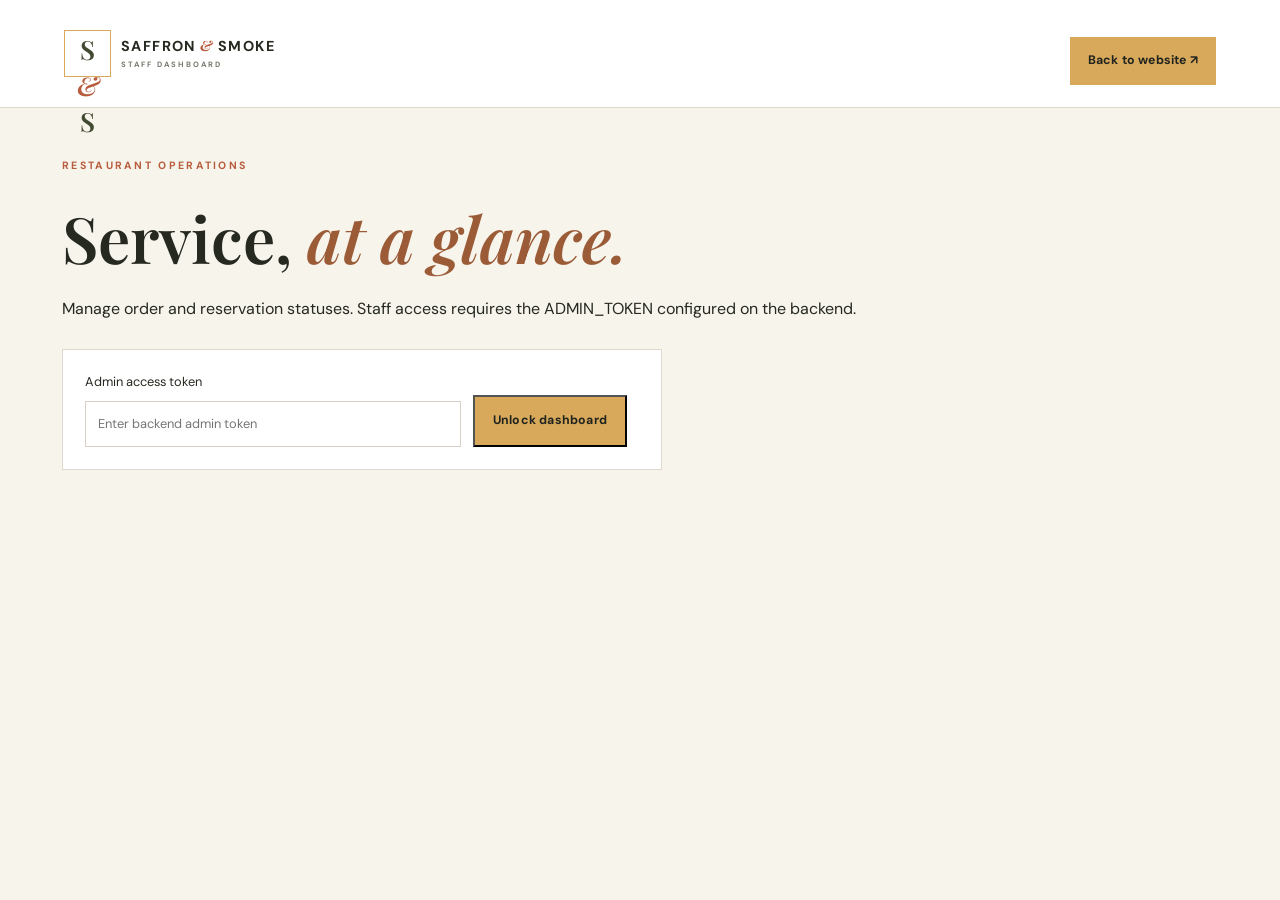
<file: frontend/admin.html>
<!doctype html><html lang="en"><head><meta charset="utf-8"><meta name="viewport" content="width=device-width,initial-scale=1"><title>Staff Dashboard | Saffron & Smoke</title><link rel="stylesheet" href="style.css"><link rel="stylesheet" href="admin.css"><script src="config.js" defer></script><script src="admin.js" defer></script></head><body class="admin-body"><header class="admin-top"><a class="brand" href="index.html"><span class="brand-mark">S<span>&</span>S</span><span class="brand-name">SAFFRON <i>&</i> SMOKE<small>STAFF DASHBOARD</small></span></a><a class="button button-dark" href="index.html">Back to website ↗</a></header><main class="admin-main"><p class="eyebrow dark">RESTAURANT OPERATIONS</p><h1>Service, <em>at a glance.</em></h1><p>Manage order and reservation statuses. Staff access requires the ADMIN_TOKEN configured on the backend.</p><section class="admin-login"><label>Admin access token<input id="admin-token" type="password" autocomplete="current-password" placeholder="Enter backend admin token"></label><button class="button button-dark" id="admin-load">Unlock dashboard</button><p id="admin-status" role="status"></p></section><div id="admin-data" hidden><div class="admin-tabs"><button data-tab="orders" class="active">Orders</button><button data-tab="reservations">Reservations</button><button data-tab="inquiries">Messages</button></div><section id="admin-orders" class="admin-table-wrap"></section><section id="admin-reservations" class="admin-table-wrap" hidden></section><section id="admin-inquiries" class="admin-table-wrap" hidden></section></div></main></body></html>
</file>
<file: frontend/style.css>
@import url('https://fonts.googleapis.com/css2?family=DM+Sans:wght@400;500;600;700&family=Playfair+Display:ital,wght@0,500;0,600;0,700;1,500;1,600&display=swap');
:root{--ink:#20241f;--cream:#f5f0e7;--paper:#fffdf8;--olive:#424b32;--gold:#d9a95b;--rust:#b75d3d;--muted:#77796e;--line:#e5ded1;--serif:'Playfair Display',Georgia,serif;--sans:'DM Sans',Arial,sans-serif}
*{box-sizing:border-box}html{scroll-behavior:smooth;scroll-padding-top:86px}body{margin:0;background:var(--paper);color:var(--ink);font-family:var(--sans);line-height:1.6}a{color:inherit;text-decoration:none}button,input{font:inherit}button{cursor:pointer}.announcement{background:var(--olive);color:#f8edda;text-align:center;padding:9px 15px;font-size:.62rem;font-weight:700;letter-spacing:1.8px}.announcement span{color:var(--gold);padding:0 12px}.header{height:86px;padding:0 6.5%;display:flex;align-items:center;justify-content:space-between;gap:25px;background:var(--paper);border-bottom:1px solid var(--line)}.brand{display:flex;align-items:center;gap:10px}.brand-mark{font:600 1.65rem var(--serif);border:1px solid var(--gold);width:47px;height:47px;display:grid;place-items:center;color:var(--olive)}.brand-mark span{color:var(--rust);font-style:italic}.brand-name{font-size:.9rem;font-weight:700;letter-spacing:1.4px;line-height:1.2}.brand-name i{color:var(--rust);font-family:var(--serif)}.brand-name small{display:block;font-size:.48rem;letter-spacing:2px;color:var(--muted);margin-top:5px}.header nav{display:flex;gap:27px}.header nav a{font-size:.78rem;color:#55584e}.header nav a:hover{color:var(--rust)}.header-cta{border:1px solid var(--olive);padding:11px 15px;font-size:.75rem;font-weight:700}.header-cta span{color:var(--rust);padding-left:12px}.hero{position:relative;min-height:630px;background:linear-gradient(90deg,rgba(19,23,18,.82) 0%,rgba(19,23,18,.68) 43%,rgba(19,23,18,.13) 100%),url('https://images.unsplash.com/photo-1414235077428-338989a2e8c0?auto=format&fit=crop&w=2000&q=90') center 52%/cover no-repeat;color:white;display:flex;align-items:center;padding:80px 10%}.hero-content{position:relative;z-index:1;max-width:650px}.eyebrow{font-size:.66rem;font-weight:700;letter-spacing:2.3px;margin:0 0 20px;color:var(--gold)}.eyebrow span{display:inline-block;width:27px;height:1px;background:var(--gold);vertical-align:middle;margin-right:9px}.hero h1{font:500 clamp(3.7rem,7vw,6.7rem)/1.02 var(--serif);letter-spacing:-2.7px;margin:0}.hero h1 em,.section h2 em,.story h2 em,.visit-card h2 em,.closing h2 em{color:var(--gold);font-weight:500}.hero-content>p:not(.eyebrow){max-width:470px;color:#e6e0d5;font-size:.95rem;line-height:1.9;margin:24px 0 28px}.hero-actions{display:flex;align-items:center;gap:26px;flex-wrap:wrap}.button{display:inline-flex;align-items:center;gap:24px;padding:14px 18px;font-size:.77rem;font-weight:700;letter-spacing:.2px}.button b{font-size:1rem}.button-gold{background:var(--gold);color:#20241f}.button-gold:hover{background:#f0c778}.hero-link{font-size:.75rem;color:#f2ece1;border-bottom:1px solid #c7bca7;padding-bottom:6px}.hero-link span{color:var(--gold);padding-left:8px}.hero-bottom{display:flex;align-items:center;gap:14px;margin-top:48px;color:#e7dfd2;font-size:.69rem}.stars{color:var(--gold);letter-spacing:3px}.hero-side-note{position:absolute;right:6.5%;top:35%;font-size:.6rem;line-height:2.3;letter-spacing:2px;text-align:center;color:#fff7e8}.hero-side-note span{font-size:2rem;color:var(--gold)}.hero-scroll{position:absolute;bottom:22px;left:10%;font-size:.57rem;letter-spacing:2px;color:#e2d9cb}.hero-scroll span{color:var(--gold);padding-left:10px}.intro-strip{display:flex;justify-content:center;gap:6%;padding:20px 6%;background:var(--olive);color:#f8edda;flex-wrap:wrap}.intro-strip p{font-size:.61rem;font-weight:700;letter-spacing:1.6px;margin:0}.intro-strip span{color:var(--gold);padding-right:9px}.section{padding:100px 9%}.section-head{display:flex;align-items:end;justify-content:space-between;gap:35px}.eyebrow.dark{color:var(--rust)}.section h2,.story h2,.experience h2,.visit-card h2,.closing h2{font:500 clamp(2.7rem,5vw,4.4rem)/1.08 var(--serif);letter-spacing:-1.6px;margin:0}.section h2 em,.story h2 em{color:var(--rust)}.head-note{max-width:330px;color:var(--muted);font-size:.83rem;line-height:1.9;margin:0 0 6px}.menu-bar{display:flex;justify-content:space-between;align-items:center;gap:20px;margin:43px 0 26px}.filters{display:flex;gap:7px;flex-wrap:wrap}.filter{border:1px solid var(--line);background:transparent;padding:10px 14px;font-size:.72rem;color:#6c6d63}.filter.active,.filter:hover{background:var(--olive);color:white;border-color:var(--olive)}.search{display:flex;align-items:center;gap:8px;border-bottom:1px solid #bdb7a9;padding:7px 2px;color:var(--rust)}.search input{width:180px;border:0;outline:0;background:transparent;font:inherit;font-size:.73rem}.dish-grid{display:grid;grid-template-columns:repeat(3,minmax(0,1fr));gap:20px}.dish-card{background:white;border:1px solid var(--line);transition:transform .25s,box-shadow .25s}.dish-card:hover{transform:translateY(-5px);box-shadow:0 16px 35px #24241a12}.dish-photo{height:210px;position:relative;overflow:hidden;background:#e8e0d2}.dish-photo img{width:100%;height:100%;object-fit:cover;display:block;transition:transform .45s}.dish-card:hover .dish-photo img{transform:scale(1.05)}.dish-tag{position:absolute;top:13px;left:13px;background:var(--paper);padding:6px 9px;font-size:.59rem;font-weight:700;letter-spacing:1px;text-transform:uppercase}.dish-info{padding:19px 19px 17px}.dish-title-row{display:flex;justify-content:space-between;align-items:start;gap:12px}.dish-info h3{font:500 1.2rem var(--serif);margin:0}.dish-price{font-size:.84rem;font-weight:700;white-space:nowrap;color:var(--rust)}.dish-info p{font-size:.73rem;line-height:1.7;color:var(--muted);min-height:43px;margin:9px 0 16px}.dish-footer{display:flex;justify-content:space-between;align-items:center;border-top:1px solid var(--line);padding-top:13px}.dish-rating{font-size:.66rem;color:#9a7a3f}.add-button{border:0;background:var(--olive);color:white;padding:9px 12px;font-size:.68rem}.add-button:hover{background:var(--rust)}.demo-note{text-align:center;color:#929084;font-size:.66rem;margin-top:25px}.story{display:grid;grid-template-columns:1.05fr .95fr;background:var(--cream)}.story-image{position:relative;min-height:540px}.story-image img{position:absolute;width:100%;height:100%;object-fit:cover}.image-tag{position:absolute;bottom:24px;left:24px;background:var(--paper);padding:11px 15px;font-size:.61rem;font-weight:700;letter-spacing:1.5px}.story-copy{align-self:center;padding:70px 12%}.story h2{font-size:clamp(2.6rem,4.4vw,4rem)}.story h2 em{color:var(--rust)}.story-copy>p:not(.eyebrow){font-size:.82rem;line-height:2;color:var(--muted);margin:20px 0}.under-link{display:inline-block;margin-top:8px;border-bottom:1px solid #bdb5a7;padding-bottom:6px;font-size:.75rem;font-weight:700}.under-link span{color:var(--rust);padding-left:12px}.experience-title{text-align:center}.experience-title>p:last-child{color:var(--muted);font-size:.83rem;margin-top:15px}.experience-grid{display:grid;grid-template-columns:repeat(3,1fr);gap:19px;margin-top:44px}.experience-grid article{border:1px solid var(--line);background:white}.experience-grid img{display:block;width:100%;height:220px;object-fit:cover}.experience-grid article>div{padding:22px}.experience-grid article span{font-size:.59rem;letter-spacing:1.6px;font-weight:700;color:var(--rust)}.experience-grid h3{font:500 1.25rem var(--serif);margin:10px 0}.experience-grid p{font-size:.75rem;line-height:1.8;color:var(--muted)}.visit{display:grid;grid-template-columns:1fr .8fr;background:var(--olive);color:white}.visit-photo{min-height:560px}.visit-photo img{width:100%;height:100%;min-height:560px;object-fit:cover}.visit-card{padding:65px 13%;align-self:center}.visit-card h2{font-size:clamp(2.6rem,4vw,3.8rem)}.visit-row{border-top:1px solid #ffffff35;padding:16px 0;display:grid;grid-template-columns:110px 1fr;gap:12px;margin-top:14px}.visit-row span{font-size:.59rem;letter-spacing:1.4px;color:var(--gold);font-weight:700}.visit-row p{font-size:.76rem;line-height:1.8;color:#eee8dd;margin:0}.button-dark{background:var(--gold);color:var(--ink);margin-top:15px}.visit-card>small{display:block;font-size:.59rem;color:#c8cabb;margin-top:14px}.closing{text-align:center;padding:95px 20px;background:#262c22;color:white}.closing h2{font-size:clamp(3rem,6vw,5rem);margin:0 0 28px}.closing .eyebrow{margin-bottom:15px}.closing h2 em{color:var(--gold)}footer{display:flex;align-items:center;justify-content:space-between;gap:20px;padding:26px 6.5%;background:var(--paper)}footer>span,footer>a:last-child{font-size:.62rem;letter-spacing:1px;color:var(--muted)}footer .brand-mark{width:38px;height:38px;font-size:1.2rem}.footer .brand-name{font-size:.75rem}.toast{position:fixed;right:22px;bottom:22px;background:var(--olive);color:white;padding:14px 18px;font-size:.78rem;box-shadow:0 8px 30px #0002;display:none;z-index:20}.toast.show{display:block}
@media(max-width:950px){.header{padding:0 4%;gap:14px}.header nav{gap:15px}.hero{padding:70px 7%}.section{padding:80px 7%}.dish-grid{grid-template-columns:repeat(2,minmax(0,1fr))}.story-copy{padding:55px 8%}.visit-card{padding:50px 8%}}
@media(max-width:650px){.announcement{font-size:.5rem;letter-spacing:1px}.header{height:auto;min-height:75px;padding:12px 5%;flex-wrap:wrap}.brand-mark{width:39px;height:39px}.brand-name{font-size:.75rem}.header nav{order:3;width:100%;justify-content:center;gap:18px}.header nav a{font-size:.7rem}.header-cta{font-size:.65rem;padding:9px}.hero{min-height:600px;padding:65px 7%;background-position:58% center}.hero h1{font-size:3.5rem}.hero-content>p:not(.eyebrow){font-size:.85rem}.hero-side-note{display:none}.hero-bottom{align-items:start;flex-direction:column;gap:7px;margin-top:35px}.intro-strip{gap:10px;flex-direction:column;align-items:center}.section{padding:65px 6%}.section-head{display:block}.head-note{margin-top:20px}.menu-bar{align-items:stretch;flex-direction:column;margin:30px 0 22px}.search input{width:100%}.dish-grid{grid-template-columns:1fr}.dish-photo{height:230px}.story{grid-template-columns:1fr}.story-image{min-height:320px;height:320px}.story-copy{padding:50px 7%}.experience-grid{grid-template-columns:1fr}.experience-grid img{height:230px}.visit{grid-template-columns:1fr}.visit-photo,.visit-photo img{min-height:300px;height:300px}.visit-card{padding:48px 7%}.visit-row{grid-template-columns:95px 1fr}.closing{padding:75px 15px}footer{flex-direction:column;text-align:center;padding:25px 5%}}


/* Reservation form: extends the original Saffron & Smoke visual system. */
.reservation-layout{display:grid;grid-template-columns:.72fr 1.28fr;gap:30px;margin-top:44px;align-items:stretch}
.reservation-note{background:var(--olive);color:white;padding:42px 36px;display:flex;flex-direction:column;align-items:flex-start}
.reservation-icon{color:var(--gold);font-size:2rem}.reservation-note h3{font:500 2rem/1.18 var(--serif);margin:18px 0 12px}.reservation-note>p{font-size:.82rem;line-height:1.9;color:#e3e0d5;margin:0 0 26px}.reservation-detail{border-top:1px solid #ffffff35;padding:16px 0;width:100%}.reservation-detail span,.form-heading span{font-size:.59rem;letter-spacing:1.6px;font-weight:700;color:var(--gold)}.reservation-detail p{font-size:.76rem;line-height:1.7;margin:6px 0 0;color:#f0eadf}
.reservation-form{border:1px solid var(--line);background:white;padding:34px}.form-heading{border-bottom:1px solid var(--line);padding-bottom:15px;margin-bottom:22px}.form-heading span{color:var(--rust)}.form-heading p{font:500 1.35rem var(--serif);margin:6px 0 0}.form-grid{display:grid;grid-template-columns:1fr 1fr;gap:18px}.reservation-form label{display:flex;flex-direction:column;gap:8px;color:#53564c;font-size:.7rem;font-weight:700}.reservation-form input,.reservation-form select,.reservation-form textarea{width:100%;border:1px solid var(--line);background:#fffdf8;padding:12px;color:var(--ink);font:400 .78rem var(--sans);outline:none;border-radius:0}.reservation-form input:focus,.reservation-form select:focus,.reservation-form textarea:focus{border-color:var(--olive);box-shadow:0 0 0 2px #424b3214}.full-field{margin-top:18px}.reservation-form textarea{resize:vertical}.reservation-submit{border:0;margin-top:20px}.reservation-status{font-size:.7rem;color:var(--muted);line-height:1.7;margin:12px 0 0}.reservation-status.success{color:#356b3d}.reservation-status.error{color:#a53f2a}
@media(max-width:800px){.reservation-layout{grid-template-columns:1fr}.reservation-note{padding:30px}.reservation-form{padding:25px}}
@media(max-width:520px){.form-grid{grid-template-columns:1fr}.reservation-form{padding:20px}.reservation-note h3{font-size:1.7rem}}


/* Ordering experience — matching the original Saffron & Smoke palette and type. */
.order-layout{display:grid;grid-template-columns:1.05fr .95fr;gap:26px;margin-top:38px;align-items:start}
.cart-panel,.checkout-form{border:1px solid var(--line);background:white;padding:28px}
.cart-heading{display:flex;align-items:center;justify-content:space-between;border-bottom:1px solid var(--line);padding-bottom:15px}
.cart-heading h3{font:500 1.5rem var(--serif);margin:0}.cart-heading span{font-size:.7rem;color:var(--muted)}
.cart-items{min-height:90px}.empty-cart{font-size:.8rem;color:var(--muted);padding:20px 0}
.cart-line{display:grid;grid-template-columns:76px 1fr auto;gap:14px;align-items:start;padding:17px 0;border-bottom:1px solid var(--line)}
.cart-line>img{width:76px;height:76px;object-fit:cover}.cart-line-info{display:flex;flex-direction:column;gap:4px}.cart-line-info strong{font-size:.78rem}.cart-line-info>span{font-size:.68rem;color:var(--muted)}.cart-line>strong{font-size:.78rem;white-space:nowrap}
.quantity-controls{display:flex;align-items:center;gap:9px;margin-top:6px}.quantity-controls button{border:1px solid var(--line);background:var(--paper);color:var(--ink);min-width:27px;height:27px}.quantity-controls span{font-size:.75rem}.quantity-controls .remove-line{border:0;background:transparent;color:var(--rust);font-size:.65rem;width:auto}
.cart-total{display:flex;justify-content:space-between;padding-top:18px;font-size:.85rem}.cart-total strong{font-size:1.1rem}.cart-footnote{font-size:.65rem;line-height:1.7;color:var(--muted)}
.checkout-form{display:flex;flex-direction:column;gap:15px}.checkout-form label{display:flex;flex-direction:column;gap:7px;color:#53564c;font-size:.7rem;font-weight:700}.checkout-form input,.checkout-form select,.checkout-form textarea{width:100%;border:1px solid var(--line);background:#fffdf8;padding:12px;color:var(--ink);font:400 .78rem var(--sans);outline:none;border-radius:0}.checkout-form input:focus,.checkout-form select:focus,.checkout-form textarea:focus{border-color:var(--olive);box-shadow:0 0 0 2px #424b3214}.checkout-form .form-heading{margin-bottom:0}.checkout-form button:disabled{opacity:.5;cursor:not-allowed}
@media(max-width:800px){.order-layout{grid-template-columns:1fr}.cart-panel,.checkout-form{padding:22px}}
@media(max-width:520px){.cart-line{grid-template-columns:58px 1fr}.cart-line>img{width:58px;height:58px}.cart-line>strong{grid-column:2}.quantity-controls{gap:6px}}

.contact-form{display:flex;flex-direction:column;gap:12px;margin-top:20px}.contact-form label{display:flex;flex-direction:column;gap:6px;font-size:.68rem;font-weight:700;color:#eee8dd}.contact-form input,.contact-form textarea{width:100%;padding:10px;border:1px solid #ffffff45;background:#ffffff0d;color:white;font:400 .75rem var(--sans);resize:vertical}.contact-form input::placeholder,.contact-form textarea::placeholder{color:#c8cabb}.contact-form button{align-self:flex-start;border:0;cursor:pointer}.contact-form button:disabled{opacity:.6}.contact-status{font-size:.7rem;line-height:1.6;margin:0;color:#f0eadf}.contact-status.success{color:#d9e8c7}.contact-status.error{color:#ffd0c4}

/* Billing receipts and order options */
.bill-lines{border-top:1px solid var(--line);margin-top:12px;padding-top:12px}.bill-lines>div{display:flex;justify-content:space-between;gap:15px;padding:7px 0;font-size:.8rem}.bill-grand{border-top:1px solid var(--line);margin-top:6px;padding-top:13px!important;font-size:1rem!important;font-weight:700}.receipt-card{margin-top:16px;padding:18px;background:#f5f2e9;border:1px solid var(--line);font-size:.8rem;line-height:1.7}.receipt-card h3{font:600 1.25rem var(--serif);margin:0 0 10px}.receipt-card p{display:flex;justify-content:space-between;gap:12px;margin:5px 0}.receipt-card[hidden]{display:none}
</file>
<file: frontend/admin.css>
.admin-body{background:#f7f4ec;color:#25291f}.admin-top{display:flex;align-items:center;justify-content:space-between;padding:22px 5%;background:#fff;border-bottom:1px solid #ded9cc}.admin-main{max-width:1200px;margin:50px auto;padding:0 22px}.admin-main h1{font:600 clamp(2.4rem,5vw,4rem) 'Playfair Display',serif;margin:8px 0}.admin-main h1 em{color:#9b5b37}.admin-login{background:white;border:1px solid #ded9cc;padding:22px;max-width:600px;margin:28px 0;display:flex;flex-wrap:wrap;gap:12px;align-items:end}.admin-login label{display:flex;flex-direction:column;gap:8px;flex:1;min-width:240px;font-size:.8rem}.admin-login input{padding:12px;border:1px solid #d7d1c5}.admin-tabs{display:flex;gap:8px;margin:28px 0 16px}.admin-tabs button{padding:12px 20px;border:1px solid #d7d1c5;background:white;cursor:pointer}.admin-tabs button.active{background:#333b2b;color:white}.admin-table-wrap{overflow:auto;background:white;border:1px solid #ded9cc;padding:14px;margin-bottom:40px}.admin-table{border-collapse:collapse;width:100%;font-size:.82rem}.admin-table th,.admin-table td{padding:12px;border-bottom:1px solid #e9e4da;text-align:left;vertical-align:top}.admin-table select,.admin-table button{padding:8px;border:1px solid #d7d1c5;background:#faf8f2}.admin-table button{cursor:pointer}.admin-status{font-size:.8rem;color:#7d3c25}
</file>
